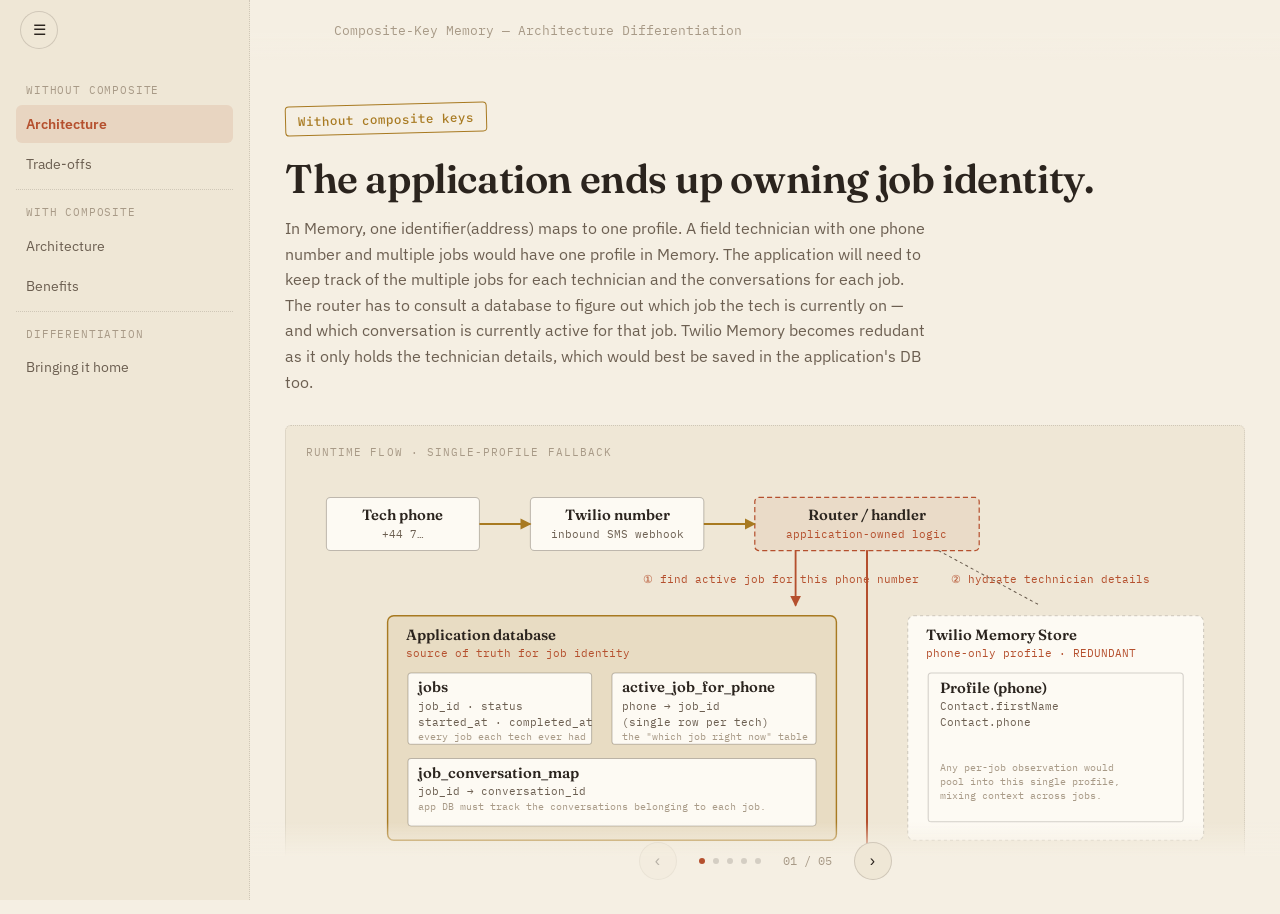
<file: differentiation.html>
<!DOCTYPE html>
<html lang="en">
<head>
<meta charset="UTF-8">
<meta name="viewport" content="width=device-width, initial-scale=1.0">
<title>Composite-Key Memory — Architecture Differentiation</title>
<link rel="preconnect" href="https://fonts.googleapis.com">
<link href="https://fonts.googleapis.com/css2?family=Fraunces:opsz,wght@9..144,400;9..144,600;9..144,700&family=IBM+Plex+Sans:wght@400;500;600&family=IBM+Plex+Mono:wght@400;500&display=swap" rel="stylesheet">
<style>
  :root {
    --bg: #F5EFE3;
    --bg-alt: #EFE7D6;
    --line: rgba(43,36,30,0.16);
    --terracotta: #B5502E;  --terracotta-soft: rgba(181,80,46,0.12);
    --dusty-blue: #4E7089;  --dusty-blue-soft: rgba(78,112,137,0.12);
    --ochre: #A87A21;       --ochre-soft: rgba(168,122,33,0.13);
    --violet: #7A6A9E;      --violet-soft: rgba(122,106,158,0.12);
    --text: #2B241E;
    --text-dim: #6C5F51;
    --text-faint: #A89A87;
    --font-h: 'Fraunces', Georgia, serif;
    --font-b: 'IBM Plex Sans', sans-serif;
    --font-m: 'IBM Plex Mono', monospace;
  }
  * { box-sizing: border-box; margin: 0; padding: 0; }
  html, body { height: 100%; }
  body {
    background: var(--bg); color: var(--text); font-family: var(--font-b);
    line-height: 1.6; -webkit-font-smoothing: antialiased; overflow: hidden;
  }

  .toolbar {
    position: fixed; top: 0; left: 0; right: 0; height: 60px;
    display: flex; align-items: center; justify-content: space-between;
    padding: 0 30px 0 84px; z-index: 20;
    background: linear-gradient(to bottom, var(--bg) 55%, transparent);
    transition: left 0.3s ease;
  }
  .toolbar .brand { font-family: var(--font-m); font-size: 12.5px; color: var(--text-faint); }

  .side-menu-toggle {
    position: fixed; top: 11px; left: 20px; z-index: 31;
    width: 38px; height: 38px; border-radius: 50%;
    border: 1.5px solid var(--line); background: var(--bg-alt); color: var(--text);
    font-size: 15px; cursor: pointer; display: flex; align-items: center; justify-content: center;
    transition: border-color 0.15s ease;
  }
  .side-menu-toggle:hover { border-color: var(--terracotta); }

  .side-menu-backdrop {
    position: fixed; inset: 0; background: rgba(43,36,30,0.18);
    z-index: 24; opacity: 0; pointer-events: none; transition: opacity 0.25s ease;
  }
  .side-menu-backdrop.open { opacity: 1; pointer-events: auto; }

  .side-menu {
    position: fixed; top: 0; left: 0; bottom: 0; width: 250px;
    background: var(--bg-alt); border-right: 1px dotted var(--line);
    z-index: 25; padding: 78px 16px 20px; overflow-y: auto;
    transform: translateX(-100%); transition: transform 0.3s ease;
  }
  .side-menu.open { transform: translateX(0); }
  .side-menu-group {
    font-family: var(--font-m); font-size: 10.5px; letter-spacing: 0.08em;
    text-transform: uppercase; color: var(--text-faint);
    padding: 14px 10px 6px 10px; border-top: 1px dotted var(--line); margin-top: 6px;
  }
  .side-menu-group:first-of-type { border-top: none; margin-top: 0; padding-top: 4px; }
  .side-menu-item {
    display: block; width: 100%; text-align: left; background: none; border: none;
    font-family: var(--font-b); font-size: 14px; color: var(--text-dim);
    padding: 10px 10px; border-radius: 6px; cursor: pointer; margin-bottom: 2px;
    transition: background 0.15s ease, color 0.15s ease;
  }
  .side-menu-item:hover { background: var(--bg); color: var(--text); }
  .side-menu-item.active { color: var(--terracotta); font-weight: 600; background: var(--terracotta-soft); }

  .viewport { position: relative; height: 100vh; width: 100%; transition: margin-left 0.3s ease, width 0.3s ease; }
  .slide {
    position: absolute; inset: 0; display: flex; align-items: flex-start; justify-content: center;
    padding: 104px 24px 96px; opacity: 0; transform: translateY(14px); pointer-events: none;
    transition: opacity 0.3s ease, transform 0.34s ease; overflow-y: auto;
  }
  .slide.active { opacity: 1; transform: translateY(0); pointer-events: auto; }
  .slide-inner { max-width: 960px; width: 100%; margin: auto; }
  .slide-inner.narrow { max-width: 760px; }

  .eyebrow {
    display: inline-block; font-family: var(--font-m); font-size: 12.5px; font-weight: 500;
    color: var(--terracotta); border: 1.5px solid var(--terracotta);
    padding: 4px 12px; border-radius: 4px; transform: rotate(-1.5deg);
    margin-bottom: 22px;
  }
  .eyebrow.dusty { color: var(--dusty-blue); border-color: var(--dusty-blue); }
  .eyebrow.ochre { color: var(--ochre); border-color: var(--ochre); }
  .eyebrow.violet { color: var(--violet); border-color: var(--violet); }

  h1 { font-family: var(--font-h); font-size: 40px; font-weight: 600; letter-spacing: -0.01em; margin-bottom: 14px; line-height: 1.15; }
  h2 { font-family: var(--font-h); font-size: 32px; font-weight: 600; letter-spacing: -0.01em; margin-bottom: 10px; line-height: 1.2; }
  .lede { color: var(--text-dim); font-size: 16px; max-width: 640px; margin-bottom: 30px; }

  .diagram-panel {
    background: var(--bg-alt); border: 1px dotted var(--line); border-radius: 6px;
    padding: 18px 20px 22px; margin-bottom: 18px;
  }
  .diagram-label {
    font-family: var(--font-m); font-size: 10.5px; letter-spacing: 0.1em;
    text-transform: uppercase; color: var(--text-faint); margin-bottom: 12px;
  }
  .diagram-panel svg { display: block; width: 100%; height: auto; }
  .diagram-caption {
    color: var(--text-dim); font-size: 13.5px; font-family: var(--font-h);
    font-style: italic; max-width: 760px; margin-top: 4px;
  }

  .points { display: flex; flex-direction: column; }
  .point { padding: 16px 0 16px 22px; border-bottom: 1px dotted var(--line); position: relative; }
  .point:last-child { border-bottom: none; }
  .point::before { content: "✦"; position: absolute; left: 0; top: 18px; font-size: 11px; color: var(--terracotta); }
  .point.dusty::before { color: var(--dusty-blue); }
  .point.ochre::before { color: var(--ochre); }
  .point.violet::before { color: var(--violet); }
  .p-title { font-weight: 600; font-size: 15.5px; margin-bottom: 4px; }
  .p-desc { color: var(--text-dim); font-size: 14.5px; max-width: 780px; }
  .p-desc code { font-family: var(--font-m); font-size: 12.5px; background: var(--bg-alt); padding: 1px 5px; border-radius: 3px; color: var(--text); }

  .compare {
    display: grid; grid-template-columns: 1fr 1fr; gap: 24px; margin-bottom: 22px;
  }
  .compare-col {
    background: var(--bg-alt); border: 1px dotted var(--line); border-radius: 6px;
    padding: 20px 22px;
  }
  .compare-col.with { border-left: 3px solid var(--dusty-blue); }
  .compare-col.without { border-left: 3px solid var(--ochre); }
  .compare-col h3 {
    font-family: var(--font-h); font-weight: 600; font-size: 20px;
    margin-bottom: 6px;
  }
  .compare-col .sub {
    font-family: var(--font-m); font-size: 11px; color: var(--text-faint);
    letter-spacing: 0.06em; text-transform: uppercase; margin-bottom: 14px;
  }
  .compare-col ul { list-style: none; padding: 0; margin: 0; }
  .compare-col li {
    padding: 8px 0 8px 18px; position: relative; font-size: 14px; color: var(--text-dim);
    border-bottom: 1px dotted var(--line);
  }
  .compare-col li:last-child { border-bottom: none; }
  .compare-col.with li::before {
    content: "✦"; position: absolute; left: 0; top: 8px; color: var(--dusty-blue); font-size: 10px;
  }
  .compare-col.without li::before {
    content: "◦"; position: absolute; left: 0; top: 8px; color: var(--ochre); font-size: 12px;
  }
  .compare-col strong { color: var(--text); font-weight: 600; }

  .kicker {
    font-family: var(--font-h); font-size: 22px; font-weight: 500;
    color: var(--text); max-width: 780px; margin-top: 8px; line-height: 1.35;
  }
  .kicker em { color: var(--terracotta); font-style: italic; }

  .deck-nav {
    position: fixed; bottom: 0; left: 0; right: 0; height: 78px;
    display: flex; align-items: center; justify-content: center; gap: 22px; z-index: 20;
    background: linear-gradient(to top, var(--bg) 55%, transparent);
    transition: left 0.3s ease;
  }
  .nav-btn {
    width: 38px; height: 38px; border-radius: 50%;
    border: 1.5px solid var(--line); background: var(--bg-alt); color: var(--text);
    font-size: 16px; cursor: pointer; display: flex; align-items: center; justify-content: center;
    transition: border-color 0.15s ease, opacity 0.15s ease;
  }
  .nav-btn:hover { border-color: var(--terracotta); }
  .nav-btn:disabled { opacity: 0.3; cursor: default; }
  .dots { display: flex; gap: 8px; }
  .dot { width: 6px; height: 6px; border-radius: 50%; background: var(--line); border: none; cursor: pointer; padding: 0; }
  .dot.active { background: var(--terracotta); }
  .counter { font-family: var(--font-m); font-size: 12px; color: var(--text-faint); min-width: 46px; text-align: center; }

  @media (min-width: 900px) {
    .side-menu-backdrop { display: none; }
    body.menu-open .toolbar { left: 250px; }
    body.menu-open .viewport { margin-left: 250px; width: calc(100% - 250px); }
    body.menu-open .deck-nav { left: 250px; }
  }

  @media (max-width: 900px) {
    .compare { grid-template-columns: 1fr; }
  }

  @media (max-width: 640px) {
    h1 { font-size: 30px; }
    h2 { font-size: 24px; }
    .slide { padding: 88px 18px 88px; }
  }

  @media print {
    body { overflow: visible; height: auto; }
    .toolbar, .deck-nav, .side-menu, .side-menu-toggle, .side-menu-backdrop { display: none; }
    .viewport { height: auto; margin-left: 0 !important; width: 100% !important; }
    .slide {
      position: static; opacity: 1 !important; transform: none !important;
      pointer-events: auto; height: auto; padding: 36px 24px;
      page-break-after: always;
    }
  }
</style>
</head>
<body class="menu-open">

<button class="side-menu-toggle" id="menu-toggle" aria-label="Toggle slide menu">☰</button>
<div class="side-menu-backdrop" id="menu-backdrop"></div>
<nav class="side-menu open" id="side-menu">
  <!-- items and group dividers injected by script from data-menu / data-menu-group -->
</nav>

<div class="toolbar">
  <div class="brand">Composite-Key Memory — Architecture Differentiation</div>
</div>

<div class="viewport" id="viewport">

  <!-- ============================================================ -->
  <!-- SLIDE 1 — Without composite · Architecture                   -->
  <!-- ============================================================ -->
  <section class="slide active" data-menu="Architecture" data-menu-group="Without composite">
    <div class="slide-inner">
      <div class="eyebrow ochre">Without composite keys</div>
      <h1>The application ends up owning job identity.</h1>
      <p class="lede">
        In Memory, one identifier(address) maps to one profile. A field technician with one phone number and multiple jobs 
        would have one profile in Memory. The application will need to keep track of the multiple jobs for each technician and the conversations for each job.
        The router has to consult a database to figure out which job the tech is currently on — and which conversation is currently active for that job.
        Twilio Memory becomes redudant as it only holds the technician details, which would best be saved in the application's DB too.
      </p>

      <div class="diagram-panel">
        <div class="diagram-label">Runtime flow · single-profile fallback</div>
        <svg viewBox="0 0 900 520" xmlns="http://www.w3.org/2000/svg">
          <defs>
            <marker id="arr1" viewBox="0 0 10 10" refX="9" refY="5" markerWidth="6" markerHeight="6" orient="auto-start-reverse">
              <path d="M0,0 L10,5 L0,10 z" fill="#A87A21"/>
            </marker>
            <marker id="arr1r" viewBox="0 0 10 10" refX="9" refY="5" markerWidth="6" markerHeight="6" orient="auto-start-reverse">
              <path d="M0,0 L10,5 L0,10 z" fill="#B5502E"/>
            </marker>
            <marker id="arr1g" viewBox="0 0 10 10" refX="9" refY="5" markerWidth="6" markerHeight="6" orient="auto-start-reverse">
              <path d="M0,0 L10,5 L0,10 z" fill="#6C5F51"/>
            </marker>
          </defs>
          <style>
            .t-b  { font-family: 'IBM Plex Sans', sans-serif; font-size: 12.5px; fill: #2B241E; }
            .t-m  { font-family: 'IBM Plex Mono', monospace; font-size: 11px; fill: #6C5F51; }
            .t-h  { font-family: 'Fraunces', serif; font-size: 14.5px; fill: #2B241E; font-weight: 600; }
            .t-s  { font-family: 'IBM Plex Mono', monospace; font-size: 10px; fill: #A89A87; }
            .t-w  { font-family: 'IBM Plex Mono', monospace; font-size: 10.5px; fill: #B5502E; }
            .b    { fill: #FDFAF3; stroke: rgba(43,36,30,0.28); stroke-width: 1; }
            .b-db { fill: rgba(168,122,33,0.10); stroke: #A87A21; stroke-width: 1.4; }
            .b-app{ fill: rgba(181,80,46,0.08); stroke: #B5502E; stroke-width: 1.2; stroke-dasharray: 5 3; }
            .b-mem{ fill: #FDFAF3; stroke: rgba(43,36,30,0.20); stroke-width: 1; stroke-dasharray: 3 3; }
            .b-conv{ fill: #FDFAF3; stroke: rgba(43,36,30,0.20); stroke-width: 1; }
            .a    { stroke: #A87A21; stroke-width: 1.8; fill: none; }
            .a-r  { stroke: #B5502E; stroke-width: 1.8; fill: none; }
            .a-g  { stroke: #6C5F51; stroke-width: 1; fill: none; stroke-dasharray: 3 3; }
          </style>

          <!-- top row: phone → twilio number → router/handler -->
          <rect class="b" x="20" y="24" width="150" height="52" rx="4"/>
          <text class="t-h" x="95" y="46" text-anchor="middle">Tech phone</text>
          <text class="t-m" x="95" y="64" text-anchor="middle">+44 7…</text>

          <rect class="b" x="220" y="24" width="170" height="52" rx="4"/>
          <text class="t-h" x="305" y="46" text-anchor="middle">Twilio number</text>
          <text class="t-m" x="305" y="64" text-anchor="middle">inbound SMS webhook</text>

          <rect class="b-app" x="440" y="24" width="220" height="52" rx="4"/>
          <text class="t-h" x="550" y="46" text-anchor="middle">Router / handler</text>
          <text class="t-w" x="550" y="64" text-anchor="middle">application-owned logic</text>

          <line class="a" x1="170" y1="50" x2="220" y2="50" marker-end="url(#arr1)"/>
          <line class="a" x1="390" y1="50" x2="440" y2="50" marker-end="url(#arr1)"/>

          <!-- Router → App DB (primary lookup) -->
          <path class="a-r" d="M480 76 L480 130" marker-end="url(#arr1r)"/>
          <text class="t-w" x="330" y="108" text-anchor="start">① find active job for this phone number</text>

          <!-- Application DB (big, prominent) -->
          <rect class="b-db" x="80" y="140" width="440" height="220" rx="6"/>
          <text class="t-h" x="98" y="164">Application database</text>
          <text class="t-w" x="98" y="180">source of truth for job identity</text>

          <!-- Table: jobs -->
          <rect class="b" x="100" y="196" width="180" height="70" rx="3"/>
          <text class="t-h" x="110" y="215">jobs</text>
          <text class="t-m" x="110" y="232">job_id · status</text>
          <text class="t-m" x="110" y="248">started_at · completed_at</text>
          <text class="t-s" x="110" y="262">every job each tech ever had</text>

          <!-- Table: active_job_for_phone -->
          <rect class="b" x="300" y="196" width="200" height="70" rx="3"/>
          <text class="t-h" x="310" y="215">active_job_for_phone</text>
          <text class="t-m" x="310" y="232">phone → job_id</text>
          <text class="t-m" x="310" y="248">(single row per tech)</text>
          <text class="t-s" x="310" y="262">the "which job right now" table</text>

          <!-- Table: conversation_job_map -->
          <rect class="b" x="100" y="280" width="400" height="66" rx="3"/>
          <text class="t-h" x="110" y="299">job_conversation_map</text>
          <text class="t-m" x="110" y="316">job_id → conversation_id</text>
          <text class="t-s" x="110" y="330">app DB must track the conversations belonging to each job.</text>

          <!-- Router → Memory Store (thin dashed — mostly ornamental) -->
          <path class="a-g" d="M620 76 L720 130"/>
          <text class="t-w" x="632" y="108" text-anchor="start">② hydrate technician details</text>

          <!-- Twilio Memory Store (small, marked redundant) -->
          <rect class="b-mem" x="590" y="140" width="290" height="220" rx="6"/>
          <text class="t-h" x="608" y="164">Twilio Memory Store</text>
          <text class="t-w" x="608" y="180">phone-only profile · REDUNDANT</text>
          <!-- <text class="t-w" x="608" y="180">REDUNDANT</text> -->

          <rect class="b-conv" x="610" y="196" width="250" height="146" rx="3"/>
          <text class="t-h" x="622" y="216">Profile (phone)</text>
          <text class="t-m" x="622" y="232">Contact.firstName</text>
          <text class="t-m" x="622" y="248">Contact.phone</text>
          <!-- <text class="t-s" x="622" y="266">— that's essentially it —</text> -->
          <text class="t-s" x="622" y="292">Any per-job observation would</text>
          <text class="t-s" x="622" y="306">pool into this single profile,</text>
          <text class="t-s" x="622" y="320">mixing context across jobs. </text>
          <!-- <text class="t-s" x="622" y="334">the app avoids writing to it.</text> -->

          <!-- Conversations row: fanned out from router, but attribution lives in DB -->
          <rect class="b-conv" x="80" y="400" width="170" height="50" rx="3"/>
          <text class="t-h" x="90" y="420">Conversation A</text>
          <text class="t-m" x="90" y="438">job 4521 · ACTIVE</text>
          <!-- <text class="t-s" x="90" y="456">attribution comes from</text>
          <text class="t-s" x="90" y="470">conversation_job_map, not Twilio</text> -->

          <rect class="b-conv" x="270" y="400" width="170" height="50" rx="3"/>
          <text class="t-h" x="280" y="420">Conversation B</text>
          <text class="t-m" x="280" y="438">job 4522 · INACTIVE</text>
          <!-- <text class="t-s" x="280" y="456">paused; DB knows which job</text>
          <text class="t-s" x="280" y="470">to restore on next SMS</text> -->

          <rect class="b-conv" x="460" y="400" width="170" height="50" rx="3"/>
          <text class="t-h" x="470" y="420">Conversation C</text>
          <text class="t-m" x="470" y="438">job 4520 · CLOSED</text>
          <!-- <text class="t-s" x="470" y="456">summary landed on the shared</text>
          <text class="t-s" x="470" y="470">phone profile — mixed with jobs</text> -->

          <path class="a-r" d="M550 76 L550 384 L165 400" marker-end="url(#arr1r)"/>
          <path class="a-r" d="M550 76 L550 384 L355 400" marker-end="url(#arr1r)"/>
          <path class="a-r" d="M550 76 L550 384 L545 400" marker-end="url(#arr1r)"/>

          <!-- <text class="t-w" x="720" y="480" text-anchor="middle">③ route inbound SMS to</text> -->
          <!-- <text class="t-w" x="720" y="496" text-anchor="middle">the conversation named by the DB</text> -->
        </svg>
      </div>
      <p class="diagram-caption">
        Two systems hold state. Twilio holds the SMS wire; the app holds every semantic fact about the job.
      </p>
    </div>
  </section>

  <!-- ============================================================ -->
  <!-- SLIDE 2 — Without composite · Trade-offs                     -->
  <!-- ============================================================ -->
  <section class="slide" data-menu="Trade-offs" data-menu-group="Without composite">
    <div class="slide-inner">
      <div class="eyebrow ochre">Without composite keys</div>
      <h2>Memory becomes redundant!!!</h2>
      <!-- <p class="lede">
        Every capability composite keys give you for free has to be rebuilt — in your DB schema,
        your routing code, your memory writes, and your compliance story.
      </p> -->

      <div class="points">
        <div class="point ochre">
          <div class="p-title">A load-bearing application handler and database</div>
          <div class="p-desc">
            You need at minimum three tables — <code>jobs</code>, <code>active_job_for_phone</code>,
            and <code>job_conversation_map</code>. Truth splits between Twilio and DB, and
            they must stay in sync through every failure mode: dropped webhooks, retries,
            partial writes.
          </div>
        </div>
        <!-- <div class="point ochre">
          <div class="p-title">Two lookups per inbound message</div>
          <div class="p-desc">
            The SMS webhook can't route on Twilio state alone. Every message costs a DB call
            to resolve <code>phone → active_job_id</code> before Twilio is even touched. Add
            another to resolve <code>conversation_id → job_id</code> on downstream events.
          </div>
        </div> -->
        <div class="point ochre">
          <div class="p-title">Risk of losing Twilio Memory</div>
          <div class="p-desc">
            Writing per-job observations or summaries pools them into a single bucket that Recall can't disentangle. 
            Teams will end up either not using Memory for job data at all
          </div>
        </div>
        <!-- <div class="point ochre">
          <div class="p-title">Cross-job context leakage risk</div>
          <div class="p-desc">
            If a write goes untagged, or a filter is missed on Recall, the LLM answering about
            job 4522 will see observations from job 4521. It's a class of bug that's silent,
            data-shape-dependent, and hard to detect in review.
          </div>
        </div> -->
        <div class="point ochre">
          <div class="p-title">Conversation Intelligence will bypass Memory</div>
          <div class="p-desc">
            CINTEL summaries arrive keyed by <code>conversationId</code> and <code>profileId</code>. To attribute one to a
            job, the callback handler must first look up <code>job_id</code> and then save in application DB
          </div>
        </div>
        <div class="point ochre">
          <div class="p-title">Job history is a join, not a fetch</div>
          <div class="p-desc">
            "Show everything from job 4520" means: query the application DB for all conversation IDs,
            fetch each conversation's transcripts and summaries from Twilio
          </div>
        </div>
        <div class="point ochre">
          <div class="p-title">Multi-system deletion &amp; audit</div>
          <div class="p-desc">
            Deleting one job's memory requires selectively removing rows across your DB and
            filtering Twilio observations by tag. 
          </div>
        </div>
        <!-- <div class="point ochre">
          <div class="p-title">More surface, more failure modes</div>
          <div class="p-desc">
            Two systems to back up, two to reconcile after a partial outage, two schemas to
            migrate. Every new job-scoped behavior — a paused/resume flow, a history panel,
            a per-job report — costs application code, tests, and coordination.
          </div>
        </div> -->
      </div>
    </div>
  </section>

  <!-- ============================================================ -->
  <!-- SLIDE 3 — With composite · Architecture                       -->
  <!-- ============================================================ -->
  <section class="slide" data-menu="Architecture" data-menu-group="With composite">
    <div class="slide-inner">
      <div class="eyebrow dusty">With composite keys</div>
      <h1>Twilio owns the complete <em style="font-style: italic;">(phone, jobID)</em> identity.</h1>
      <p class="lede">
        One phone number resolve to many distinct Memory profiles — one per job. 
        The router is a single Twilio lookup; Everything about the job is in
        the profile trait. No application database necessary.
      </p>

      <div class="diagram-panel">
        <div class="diagram-label">Runtime flow · composite (phone, jobID) key</div>
        <svg viewBox="0 0 900 520" xmlns="http://www.w3.org/2000/svg">
          <defs>
            <marker id="arr3" viewBox="0 0 10 10" refX="9" refY="5" markerWidth="6" markerHeight="6" orient="auto-start-reverse">
              <path d="M0,0 L10,5 L0,10 z" fill="#4E7089"/>
            </marker>
          </defs>
          <style>
            .u-b  { font-family: 'IBM Plex Sans', sans-serif; font-size: 12.5px; fill: #2B241E; }
            .u-m  { font-family: 'IBM Plex Mono', monospace; font-size: 11px; fill: #6C5F51; }
            .u-h  { font-family: 'Fraunces', serif; font-size: 14.5px; fill: #2B241E; font-weight: 600; }
            .u-s  { font-family: 'IBM Plex Mono', monospace; font-size: 10px; fill: #A89A87; }
            .u-a  { font-family: 'IBM Plex Mono', monospace; font-size: 10.5px; fill: #4E7089; }
            .c    { fill: #FDFAF3; stroke: rgba(43,36,30,0.28); stroke-width: 1; }
            .c-r  { fill: rgba(78,112,137,0.08); stroke: #4E7089; stroke-width: 1.4; }
            .c-store{ fill: #FDFAF3; stroke: rgba(43,36,30,0.28); stroke-width: 1; }
            .c-active { fill: rgba(78,112,137,0.14); stroke: #4E7089; stroke-width: 1.4; }
            .c-paused { fill: rgba(168,122,33,0.10); stroke: #A87A21; stroke-width: 1; }
            .c-done   { fill: rgba(122,106,158,0.10); stroke: #7A6A9E; stroke-width: 1; }
            .flow { stroke: #4E7089; stroke-width: 1.8; fill: none; }
          </style>

          <!-- top row -->
          <rect class="c" x="20" y="24" width="150" height="52" rx="4"/>
          <text class="u-h" x="95" y="46" text-anchor="middle">Tech phone</text>
          <text class="u-m" x="95" y="64" text-anchor="middle">+44 7…</text>

          <rect class="c" x="220" y="24" width="170" height="52" rx="4"/>
          <text class="u-h" x="305" y="46" text-anchor="middle">Twilio number</text>
          <text class="u-m" x="305" y="64" text-anchor="middle">inbound SMS webhook</text>

          <rect class="c-r" x="440" y="24" width="260" height="52" rx="4"/>
          <text class="u-h" x="570" y="43" text-anchor="middle">Router (one Twilio call)</text>
          <text class="u-a" x="570" y="63" text-anchor="middle">phone ∧ Job.status = active</text>

          <line class="flow" x1="170" y1="50" x2="220" y2="50" marker-end="url(#arr3)"/>
          <line class="flow" x1="390" y1="50" x2="440" y2="50" marker-end="url(#arr3)"/>

          <!-- store -->
          <rect class="c-store" x="60" y="110" width="780" height="380" rx="6"/>
          <text class="u-h" x="80" y="134">Twilio Memory Store</text>
          <text class="u-s" x="80" y="150">matchingRules: phone AND jobID · enforceUnique: false</text>

          <!-- profile active -->
          <rect class="c-active" x="80" y="170" width="740" height="96" rx="4"/>
          <text class="u-h" x="94" y="192">Profile (phone, jobID = 4521)</text>
          <text class="u-a" x="800" y="192" text-anchor="end">● active</text>
          <text class="u-b" x="94" y="212">Conversation A · open</text>
          <text class="u-m" x="94" y="230">observations: 6 · summaries: 0 (in-flight)</text>
          <text class="u-s" x="94" y="248">participants carry profileId — CINTEL routes summaries here automatically on close</text>

          <!-- profile paused -->
          <rect class="c-paused" x="80" y="280" width="740" height="82" rx="4"/>
          <text class="u-h" x="94" y="302">Profile (phone, jobID = 4522)</text>
          <text class="u-a" x="800" y="302" text-anchor="end" fill="#A87A21">● paused</text>
          <text class="u-b" x="94" y="322">Conversation B · INACTIVE</text>
          <text class="u-m" x="94" y="340">observations: 3 · summaries: 0</text>
          <text class="u-s" x="94" y="356">a single trait flip resumes it — no app-side state to reconcile</text>

          <!-- profile completed / reactivated -->
          <rect class="c-done" x="80" y="378" width="740" height="102" rx="4"/>
          <text class="u-h" x="94" y="400">Profile (phone, jobID = 4520)</text>
          <text class="u-a" x="800" y="400" text-anchor="end" fill="#7A6A9E">● completed / reactivatable</text>
          <text class="u-b" x="94" y="420">Conversations C, D · closed</text>
          <text class="u-m" x="94" y="438">observations: 11 · summaries: 2</text>
          <text class="u-s" x="94" y="456">Reactivate → fresh Conversation E on the same profile.</text>
          <text class="u-s" x="94" y="472">Prior summaries are already attached — LLM &amp; UI see the full job history via unscoped Recall.</text>

          <!-- router → store arrow -->
          <path class="flow" d="M570 76 L570 96 L450 96 L450 110" marker-end="url(#arr3)"/>
        </svg>
      </div>
      <p class="diagram-caption">
        One system. One lookup. Job identity, memory, and conversation lineage all live on the
        same profile — Twilio holds them together.
      </p>
    </div>
  </section>

  <!-- ============================================================ -->
  <!-- SLIDE 4 — With composite · Benefits                           -->
  <!-- ============================================================ -->
  <section class="slide" data-menu="Benefits" data-menu-group="With composite">
    <div class="slide-inner">
      <div class="eyebrow dusty">With composite keys</div>
      <h2>Conversations implicitly works</h2>
      <!-- <p class="lede">
        Each of these is a piece of logic you don't write, a table you don't schema, a
        failure mode you don't own.
      </p> -->

      <div class="points">
        <div class="point dusty">
          <div class="p-title">Job isolation as a Twilio primitive</div>
          <div class="p-desc">
            The matching rule <code>phone AND jobID</code> resolves the right profile at write
            time. No external DB required for routing.
          </div>
        </div>
        <div class="point dusty">
          <div class="p-title">Naturally scoped memory</div>
          <div class="p-desc">
            Every observation and summary attaches to the job's own profile. <code>Recall</code>
            needs to only return one profile's history .
          </div>
        </div>
        <div class="point dusty">
          <div class="p-title">Conversation job states per technician</div>
          <div class="p-desc">
            One active job, others inactive, historical ones completed — all coexist for the same
            phone. The router picks the active job by a single trait check: <code>Job.conversation_ID/code> and
            <code>Job.status = active</code>.
          </div>
        </div>
        <div class="point dusty">
          <div class="p-title">Job history survives conversation churn</div>
          <div class="p-desc">
            Reactivating a job creates a fresh conversation on the same profile. Prior
            <code>ConversationSummaries</code> are already attached to the technician's profile (phone, jobID)
          </div>
        </div>
        <div class="point dusty">
          <div class="p-title">CINTEL summaries land on the right profile automatically</div>
          <div class="p-desc">
            Post-conversation operator results carry the customer participant's
            <code>profileId</code>. Summaries and observations post to the correct
            <em>(phone, jobID)</em> profile with no attribution logic in the callback handler.
          </div>
        </div>
        <div class="point dusty">
          <div class="p-title">Clean deletion &amp; compliance boundary</div>
          <div class="p-desc">
            Each job's memory is a discrete, deletable unit. 
          </div>
        </div>
      </div>
    </div>
  </section>

  <!-- ============================================================ -->
  <!-- SLIDE 5 — Differentiation · Bringing it home                  -->
  <!-- ============================================================ -->
  <section class="slide" data-menu="Bringing it home" data-menu-group="Differentiation">
    <div class="slide-inner">
      <div class="eyebrow violet">Differentiation</div>
      <h1>The composite-key feature moves job identity from the app into Twilio.</h1>
      <p class="lede">
        Same use case, same channels, same LLM. What changes is where the state of truth
        lives — and every downstream cost follows from that single choice.
      </p>

      <div class="compare">
        <div class="compare-col without">
          <h3>Without composite keys</h3>
          <div class="sub">GA Memory · one profile per phone</div>
          <ul>
            <li><strong>State of truth:</strong> your DB.</li>
            <li><strong>Router:</strong> DB call + Twilio call, per message.</li>
            <li><strong>Twilio Memory:</strong> holds technician info; nearly redundant.</li>
            <li><strong>Job scoping:</strong> app-owned tags &amp; filters.</li>
            <li><strong>Job history:</strong> a multi-system join.</li>
            <li><strong>CINTEL summary:</strong> lands on a shared profile; app must attribute.</li>
            <li><strong>Deletion:</strong> row-by-row across two systems.</li>
            <li><strong>New job behavior:</strong> new tables, tests, sync logic.</li>
          </ul>
        </div>
        <div class="compare-col with">
          <h3>With composite keys</h3>
          <div class="sub">Gated Memory · one profile per (phone, jobID)</div>
          <ul>
            <li><strong>State of truth:</strong> the profile trait.</li>
            <li><strong>Router:</strong> one Twilio lookup.</li>
            <li><strong>Twilio Memory:</strong> is the source of truth for the job.</li>
            <li><strong>Job scoping:</strong> the profile boundary itself.</li>
            <li><strong>Job history:</strong> one unscoped <code>Recall</code>.</li>
            <li><strong>CINTEL summary:</strong> lands on the right profile automatically.</li>
            <li><strong>Deletion:</strong> drop the profile.</li>
            <li><strong>New job behavior:</strong> new traits, no schema migration.</li>
          </ul>
        </div>
      </div>

      <p class="kicker">
        The gated feature isn't a convenience — it's the difference between
        <em>Twilio holds the state</em> and <em>the app holds the state, and Twilio helps</em>.
        For a multi-job-per-phone workflow, that's the whole architecture.
      </p>
    </div>
  </section>

</div>

<nav class="deck-nav">
  <button class="nav-btn" id="prev-btn" onclick="goTo(current-1)" aria-label="Previous">‹</button>
  <div class="dots" id="dots"></div>
  <span class="counter" id="counter">01 / 01</span>
  <button class="nav-btn" id="next-btn" onclick="goTo(current+1)" aria-label="Next">›</button>
</nav>

<script>
  var slides = document.querySelectorAll('.slide');
  var total = slides.length;
  var current = 0;
  var dotsWrap = document.getElementById('dots');
  var sideMenu = document.getElementById('side-menu');
  var menuItems = [];
  var lastGroup = null;

  for (var i = 0; i < total; i++) {
    var d = document.createElement('button');
    d.className = 'dot' + (i === 0 ? ' active' : '');
    d.setAttribute('aria-label', 'Go to slide ' + (i + 1));
    d.onclick = (function(idx) { return function() { goTo(idx); }; })(i);
    dotsWrap.appendChild(d);

    var group = slides[i].dataset.menuGroup;
    if (group && group !== lastGroup) {
      var g = document.createElement('div');
      g.className = 'side-menu-group';
      g.textContent = group;
      sideMenu.appendChild(g);
      lastGroup = group;
    }

    var m = document.createElement('button');
    m.className = 'side-menu-item' + (i === 0 ? ' active' : '');
    m.textContent = slides[i].dataset.menu || ('Slide ' + (i + 1));
    m.onclick = (function(idx) { return function() {
      goTo(idx);
      if (window.innerWidth < 900) closeMenu();
    }; })(i);
    sideMenu.appendChild(m);
    menuItems.push(m);
  }

  var menuToggle = document.getElementById('menu-toggle');
  var menuBackdrop = document.getElementById('menu-backdrop');
  function openMenu() { sideMenu.classList.add('open'); menuBackdrop.classList.add('open'); document.body.classList.add('menu-open'); }
  function closeMenu() { sideMenu.classList.remove('open'); menuBackdrop.classList.remove('open'); document.body.classList.remove('menu-open'); }
  menuToggle.addEventListener('click', function () {
    sideMenu.classList.contains('open') ? closeMenu() : openMenu();
  });
  menuBackdrop.addEventListener('click', closeMenu);

  function pad(n) { return n < 10 ? '0' + n : '' + n; }

  function goTo(i) {
    if (i < 0 || i >= total) return;
    slides[current].classList.remove('active');
    dotsWrap.children[current].classList.remove('active');
    current = i;
    var incoming = slides[current];
    incoming.classList.add('active');
    incoming.scrollTop = 0;
    dotsWrap.children[current].classList.add('active');
    menuItems.forEach(function (m) { m.classList.remove('active'); });
    menuItems[current].classList.add('active');
    document.getElementById('counter').textContent = pad(current + 1) + ' / ' + pad(total);
    document.getElementById('prev-btn').disabled = current === 0;
    document.getElementById('next-btn').disabled = current === total - 1;
  }

  document.addEventListener('keydown', function(e) {
    if (e.key === 'ArrowRight' || e.key === 'ArrowDown') goTo(current + 1);
    if (e.key === 'ArrowLeft' || e.key === 'ArrowUp') goTo(current - 1);
  });

  goTo(0);
</script>

</body>
</html>
</file>
